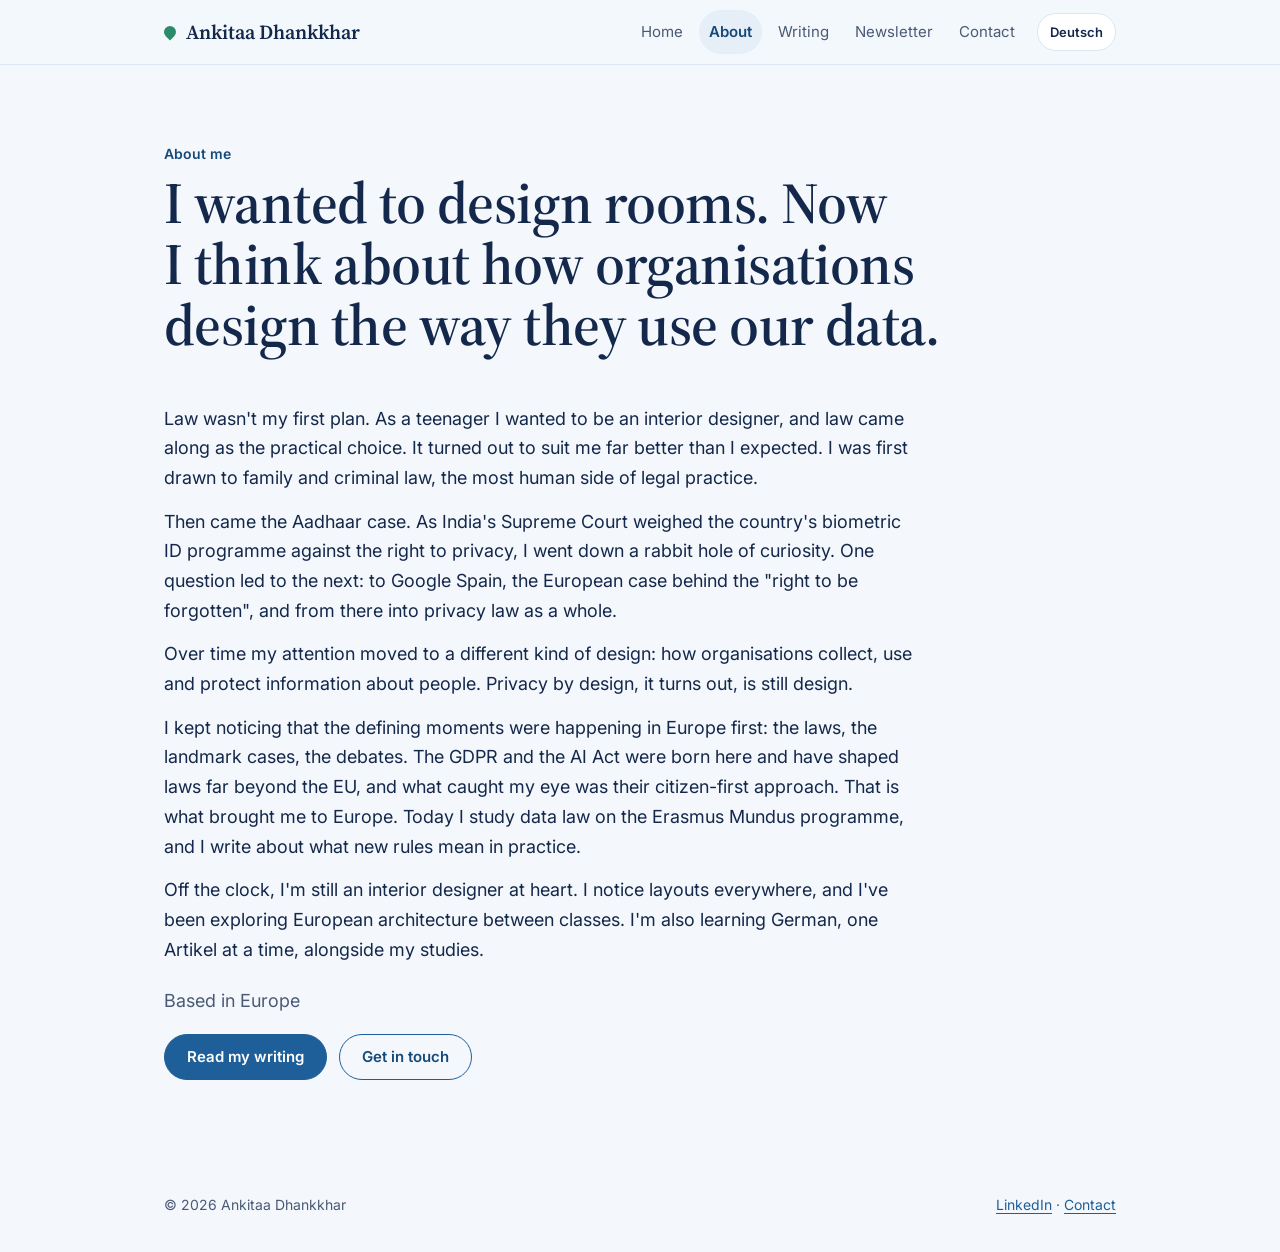
<file: about.html>
<!DOCTYPE html>
<html lang="en">
<head>
<meta charset="utf-8">
<meta name="viewport" content="width=device-width, initial-scale=1">
<title>About | Ankitaa Dhankkhar</title>
<meta name="description" content="From interior design to data protection: about Ankitaa Dhankkhar.">
<meta property="og:title" content="About | Ankitaa Dhankkhar">
<meta property="og:description" content="From interior design to data protection: about Ankitaa Dhankkhar.">
<link rel="icon" href="data:image/svg+xml,%3Csvg xmlns='http://www.w3.org/2000/svg' viewBox='0 0 32 32'%3E%3Cpath d='M16 3C9 3 4 9 4 16s5 13 12 13c0-8 4-14 12-17C25 6 21 3 16 3z' fill='%231F5F99'/%3E%3C/svg%3E">
<link rel="preconnect" href="https://fonts.googleapis.com">
<link rel="preconnect" href="https://fonts.gstatic.com" crossorigin>
<link href="https://fonts.googleapis.com/css2?family=Source+Serif+4:opsz,wght@8..60,400;8..60,600&family=Inter:wght@400;500;600;700&display=swap" rel="stylesheet">
<link rel="stylesheet" href="style.css">
</head>
<body>
<header class="top">
  <div class="wrap bar">
    <a class="brand" href="index.html"><span class="dot" aria-hidden="true"></span>Ankitaa Dhankkhar</a>
    <nav aria-label="Main"><a href="index.html" data-de="Start">Home</a><a href="about.html" data-de="Über mich">About</a><a href="writing.html" data-de="Artikel">Writing</a><a href="newsletter.html" data-de="Newsletter">Newsletter</a><a href="contact.html" data-de="Kontakt">Contact</a><button class="lang" id="lang" type="button">Deutsch</button></nav>
  </div>
</header>
<main>

<section class="hero" style="padding-bottom:20px">
  <div class="wrap" style="display:block">
    <div class="kicker" data-de="Über mich">About me</div>
    <h1 data-de="Ich wollte Räume gestalten. Heute denke ich darüber nach, wie Organisationen den Umgang mit unseren Daten gestalten.">I wanted to design rooms. Now I think about how organisations design the way they use our data.</h1>
  </div>
</section>
<section class="sec" style="padding-top:10px">
  <div class="wrap">
    <div class="prose">
      <p data-de="Jura war nicht mein erster Plan. Als Jugendliche wollte ich Innenarchitektin werden, und das Jurastudium war die vernünftige Wahl. Es hat mir viel besser gefallen als erwartet. Zuerst haben mich Familien- und Strafrecht angezogen, die menschlichste Seite der juristischen Praxis.">Law wasn't my first plan. As a teenager I wanted to be an interior designer, and law came along as the practical choice. It turned out to suit me far better than I expected. I was first drawn to family and criminal law, the most human side of legal practice.</p>
      <p data-de="Dann kam der Aadhaar-Fall. Als Indiens Oberster Gerichtshof das biometrische Ausweisprogramm des Landes gegen das Recht auf Privatsphäre abwog, packte mich die Neugier. Eine Frage führte zur nächsten: zu Google Spain, dem europäischen Fall hinter dem „Recht auf Vergessenwerden“, und von dort zum Datenschutzrecht insgesamt.">Then came the Aadhaar case. As India's Supreme Court weighed the country's biometric ID programme against the right to privacy, I went down a rabbit hole of curiosity. One question led to the next: to Google Spain, the European case behind the "right to be forgotten", and from there into privacy law as a whole.</p>
      <p data-de="Mit der Zeit verlagerte sich mein Interesse auf eine andere Art von Gestaltung: wie Organisationen Informationen über Menschen erheben, nutzen und schützen. Privacy by Design ist eben auch Design.">Over time my attention moved to a different kind of design: how organisations collect, use and protect information about people. Privacy by design, it turns out, is still design.</p>
      <p data-de="Mir fiel immer wieder auf, dass die entscheidenden Entwicklungen zuerst in Europa stattfanden: die Gesetze, die wegweisenden Urteile, die Debatten. DSGVO und KI-Verordnung sind hier entstanden und prägen Gesetze weit über die EU hinaus, und mich beeindruckte ihr bürgerzentrierter Ansatz. Das hat mich nach Europa geführt. Heute studiere ich Datenrecht im Erasmus-Mundus-Programm und schreibe darüber, was neue Regeln in der Praxis bedeuten.">I kept noticing that the defining moments were happening in Europe first: the laws, the landmark cases, the debates. The GDPR and the AI Act were born here and have shaped laws far beyond the EU, and what caught my eye was their citizen-first approach. That is what brought me to Europe. Today I study data law on the Erasmus Mundus programme, and I write about what new rules mean in practice.</p>
      <p data-de="In meiner Freizeit bin ich im Herzen immer noch Innenarchitektin. Mir fallen überall Raumaufteilungen auf, und zwischen den Vorlesungen erkunde ich europäische Architektur. Außerdem lerne ich neben dem Studium Deutsch, Artikel für Artikel.">Off the clock, I'm still an interior designer at heart. I notice layouts everywhere, and I've been exploring European architecture between classes. I'm also learning German, one Artikel at a time, alongside my studies.</p>
      <p style="margin-top:22px;color:var(--soft)" data-de="Wohnhaft in Europa">Based in Europe</p>
      <div class="row" style="margin-top:18px"><a class="btn solid" href="writing.html" data-de="Meine Artikel lesen">Read my writing</a><a class="btn" href="contact.html" data-de="Kontakt aufnehmen">Get in touch</a></div>
    </div>
  </div>
</section>

</main>
<footer>
  <div class="wrap">
    <span>© 2026 Ankitaa Dhankkhar</span>
    <span><a href="https://www.linkedin.com/in/ankitaa-dhankkhar">LinkedIn</a> · <a href="contact.html" data-de="Kontakt">Contact</a></span>
  </div>
</footer>
<script src="site.js"></script>
</body>
</html>
</file>
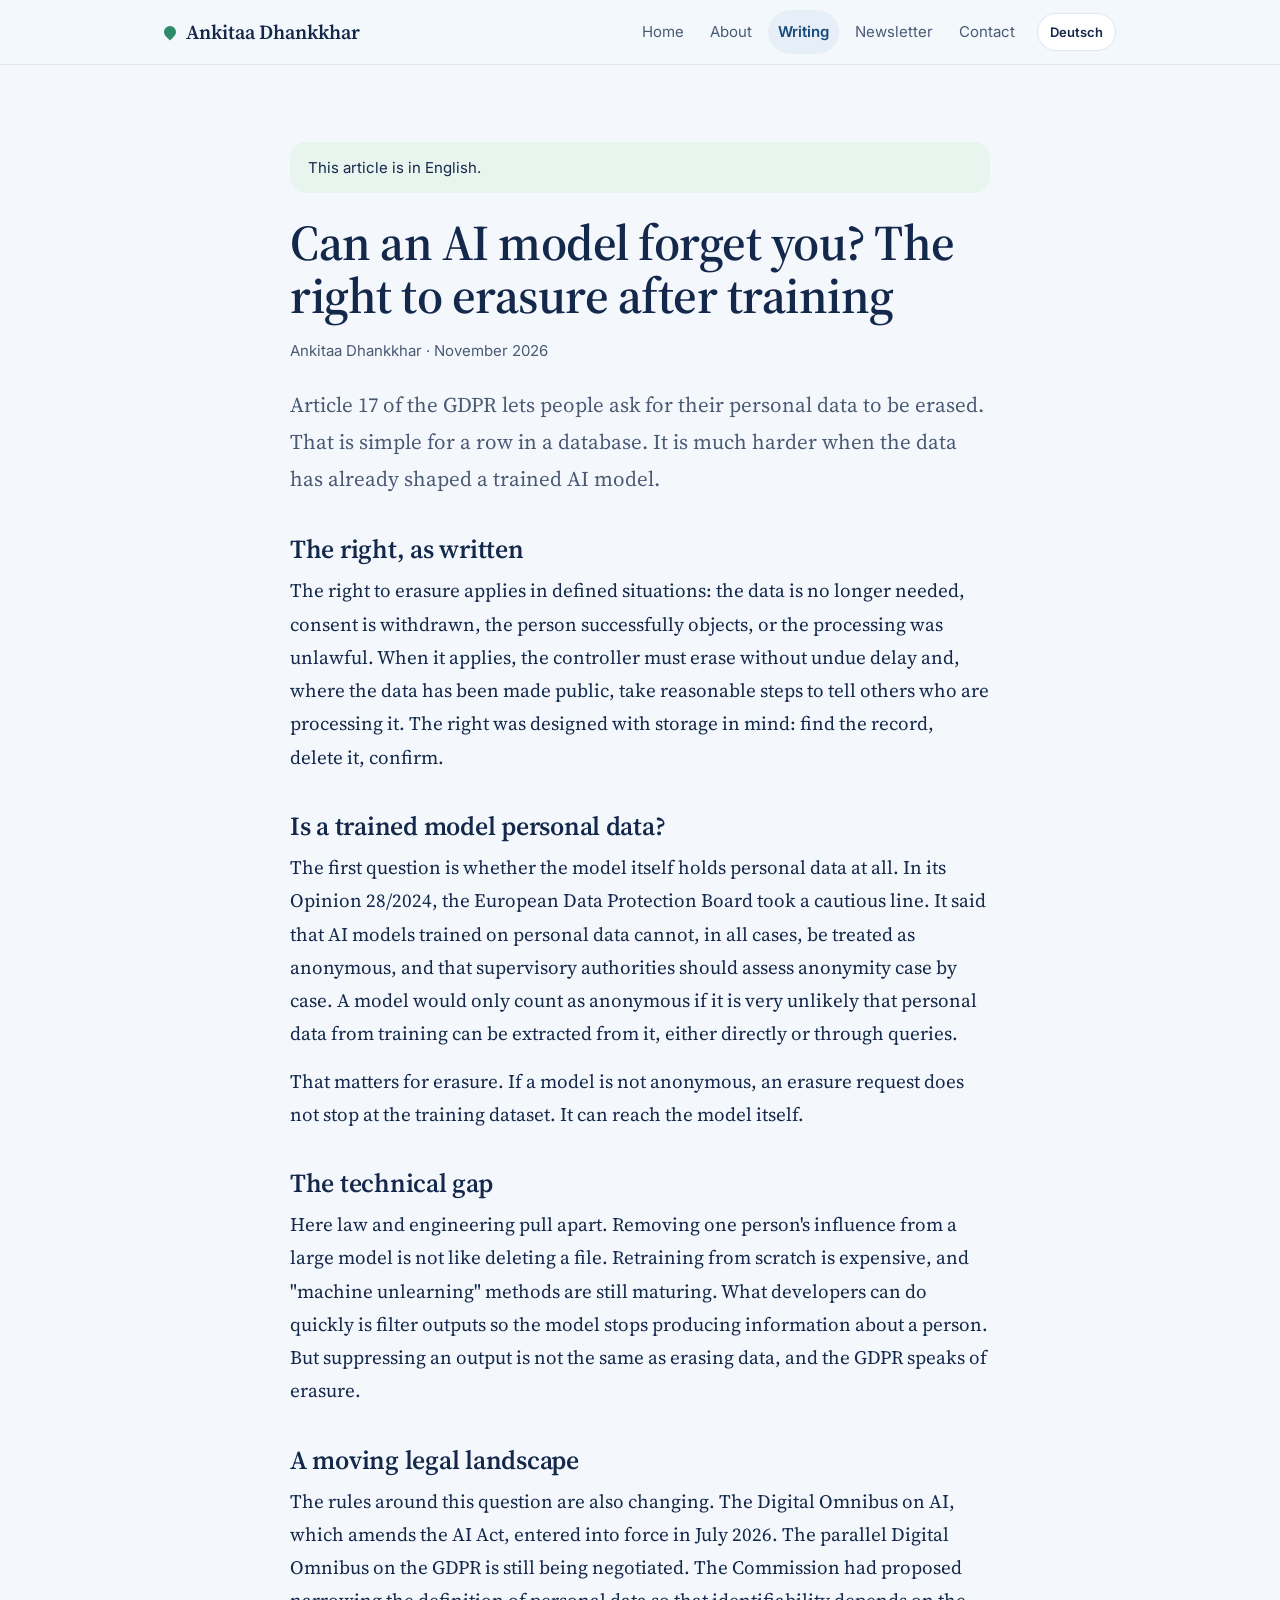
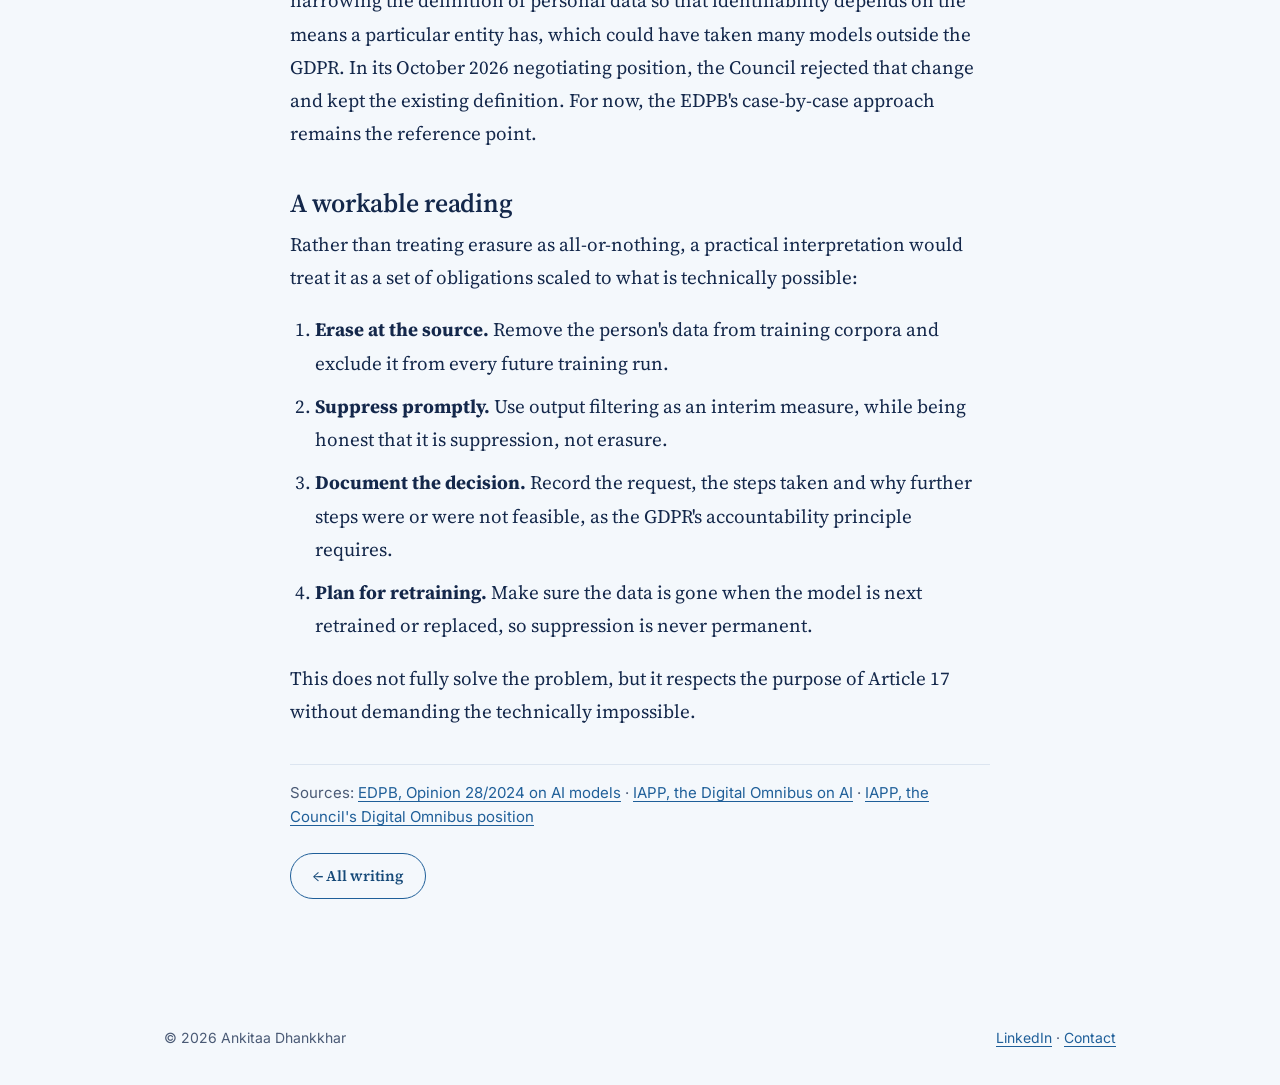
<file: article-erasure.html>
<!DOCTYPE html>
<html lang="en">
<head>
<meta charset="utf-8">
<meta name="viewport" content="width=device-width, initial-scale=1">
<title>Can an AI model forget you? | Ankitaa Dhankkhar</title>
<meta name="description" content="The right to erasure after AI training: what the law says and a workable answer.">
<meta property="og:title" content="Can an AI model forget you? | Ankitaa Dhankkhar">
<meta property="og:description" content="The right to erasure after AI training: what the law says and a workable answer.">
<link rel="icon" href="data:image/svg+xml,%3Csvg xmlns='http://www.w3.org/2000/svg' viewBox='0 0 32 32'%3E%3Cpath d='M16 3C9 3 4 9 4 16s5 13 12 13c0-8 4-14 12-17C25 6 21 3 16 3z' fill='%231F5F99'/%3E%3C/svg%3E">
<link rel="preconnect" href="https://fonts.googleapis.com">
<link rel="preconnect" href="https://fonts.gstatic.com" crossorigin>
<link href="https://fonts.googleapis.com/css2?family=Source+Serif+4:opsz,wght@8..60,400;8..60,600&family=Inter:wght@400;500;600;700&display=swap" rel="stylesheet">
<link rel="stylesheet" href="style.css">
</head>
<body>
<header class="top">
  <div class="wrap bar">
    <a class="brand" href="index.html"><span class="dot" aria-hidden="true"></span>Ankitaa Dhankkhar</a>
    <nav aria-label="Main"><a href="index.html" data-de="Start">Home</a><a href="about.html" data-de="Über mich">About</a><a href="writing.html" data-de="Artikel">Writing</a><a href="newsletter.html" data-de="Newsletter">Newsletter</a><a href="contact.html" data-de="Kontakt">Contact</a><button class="lang" id="lang" type="button">Deutsch</button></nav>
  </div>
</header>
<main>

<section class="sec">
  <div class="wrap">
    <article class="article">
      <p class="tip" data-de="Dieser Artikel ist nur auf Englisch verfügbar.">This article is in English.</p>
      <h1>Can an AI model forget you? The right to erasure after training</h1>
      <p class="by">Ankitaa Dhankkhar · November 2026</p>
      <p class="dek">Article 17 of the GDPR lets people ask for their personal data to be erased. That is simple for a row in a database. It is much harder when the data has already shaped a trained AI model.</p>

      <h2>The right, as written</h2>
      <p>The right to erasure applies in defined situations: the data is no longer needed, consent is withdrawn, the person successfully objects, or the processing was unlawful. When it applies, the controller must erase without undue delay and, where the data has been made public, take reasonable steps to tell others who are processing it. The right was designed with storage in mind: find the record, delete it, confirm.</p>

      <h2>Is a trained model personal data?</h2>
      <p>The first question is whether the model itself holds personal data at all. In its Opinion 28/2024, the European Data Protection Board took a cautious line. It said that AI models trained on personal data cannot, in all cases, be treated as anonymous, and that supervisory authorities should assess anonymity case by case. A model would only count as anonymous if it is very unlikely that personal data from training can be extracted from it, either directly or through queries.</p>
      <p>That matters for erasure. If a model is not anonymous, an erasure request does not stop at the training dataset. It can reach the model itself.</p>

      <h2>The technical gap</h2>
      <p>Here law and engineering pull apart. Removing one person's influence from a large model is not like deleting a file. Retraining from scratch is expensive, and "machine unlearning" methods are still maturing. What developers can do quickly is filter outputs so the model stops producing information about a person. But suppressing an output is not the same as erasing data, and the GDPR speaks of erasure.</p>

      <h2>A moving legal landscape</h2>
      <p>The rules around this question are also changing. The Digital Omnibus on AI, which amends the AI Act, entered into force in July 2026. The parallel Digital Omnibus on the GDPR is still being negotiated. The Commission had proposed narrowing the definition of personal data so that identifiability depends on the means a particular entity has, which could have taken many models outside the GDPR. In its October 2026 negotiating position, the Council rejected that change and kept the existing definition. For now, the EDPB's case-by-case approach remains the reference point.</p>

      <h2>A workable reading</h2>
      <p>Rather than treating erasure as all-or-nothing, a practical interpretation would treat it as a set of obligations scaled to what is technically possible:</p>
      <ol>
        <li><strong>Erase at the source.</strong> Remove the person's data from training corpora and exclude it from every future training run.</li>
        <li><strong>Suppress promptly.</strong> Use output filtering as an interim measure, while being honest that it is suppression, not erasure.</li>
        <li><strong>Document the decision.</strong> Record the request, the steps taken and why further steps were or were not feasible, as the GDPR's accountability principle requires.</li>
        <li><strong>Plan for retraining.</strong> Make sure the data is gone when the model is next retrained or replaced, so suppression is never permanent.</li>
      </ol>
      <p>This does not fully solve the problem, but it respects the purpose of Article 17 without demanding the technically impossible.</p>

      <p class="src">Sources: <a href="https://www.edpb.europa.eu/news/edpb-opinion-on-ai-models-gdpr-principles-support-responsible-ai_en">EDPB, Opinion 28/2024 on AI models</a> · <a href="https://iapp.org/news/a/rewriting-the-rules-of-ai-targeted-eu-ai-act-amendments-in-the-digital-omnibus-on-ai">IAPP, the Digital Omnibus on AI</a> · <a href="https://iapp.org/news/a/eu-member-states-finalize-digital-omnibus-negotiating-stance">IAPP, the Council's Digital Omnibus position</a></p>
      <p style="margin-top:24px"><a class="btn" href="writing.html" data-de="← Alle Artikel">← All writing</a></p>
    </article>
  </div>
</section>

</main>
<footer>
  <div class="wrap">
    <span>© 2026 Ankitaa Dhankkhar</span>
    <span><a href="https://www.linkedin.com/in/ankitaa-dhankkhar">LinkedIn</a> · <a href="contact.html" data-de="Kontakt">Contact</a></span>
  </div>
</footer>
<script src="site.js"></script>
</body>
</html>
</file>
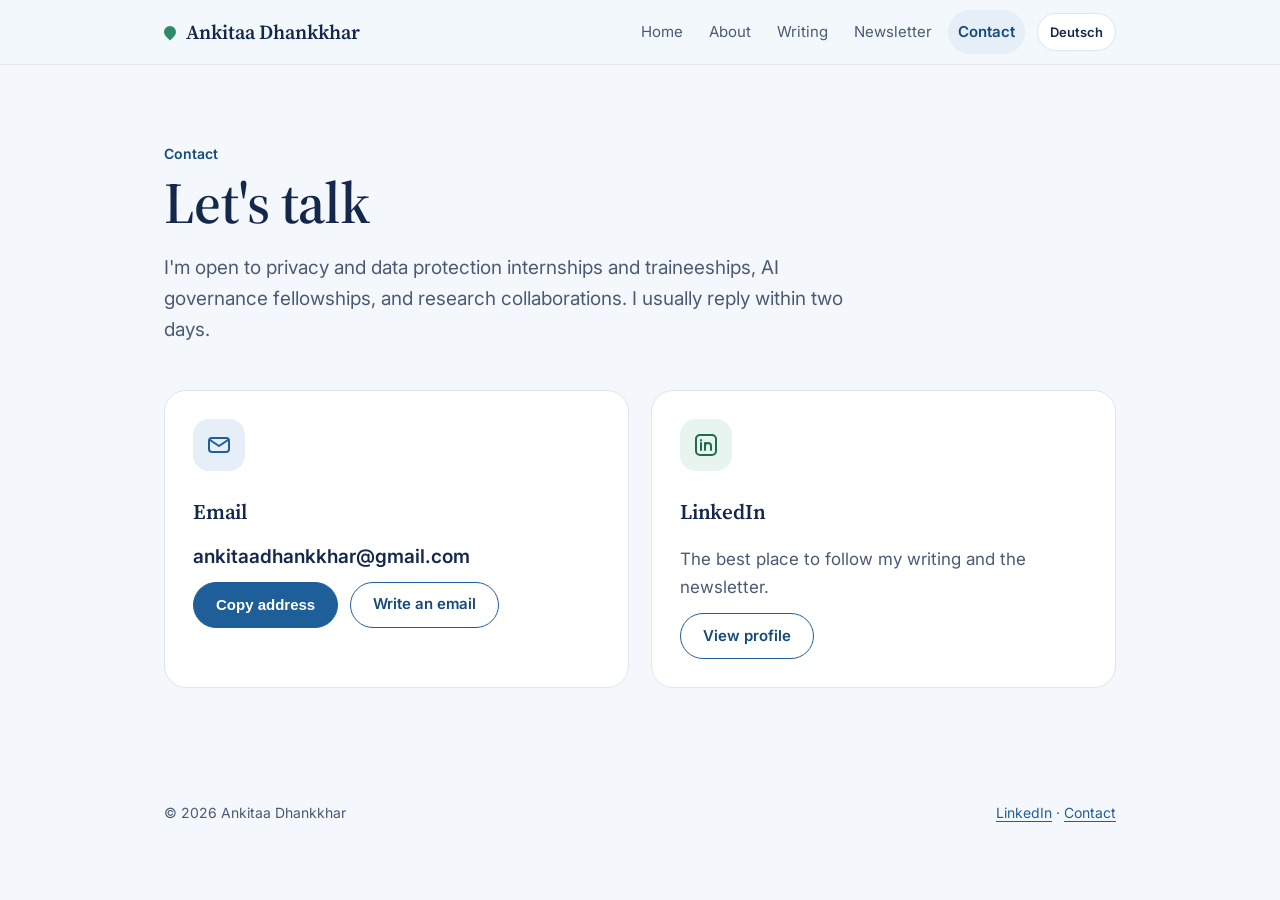
<file: contact.html>
<!DOCTYPE html>
<html lang="en">
<head>
<meta charset="utf-8">
<meta name="viewport" content="width=device-width, initial-scale=1">
<title>Contact | Ankitaa Dhankkhar</title>
<meta name="description" content="Get in touch with Ankitaa Dhankkhar.">
<meta property="og:title" content="Contact | Ankitaa Dhankkhar">
<meta property="og:description" content="Get in touch with Ankitaa Dhankkhar.">
<link rel="icon" href="data:image/svg+xml,%3Csvg xmlns='http://www.w3.org/2000/svg' viewBox='0 0 32 32'%3E%3Cpath d='M16 3C9 3 4 9 4 16s5 13 12 13c0-8 4-14 12-17C25 6 21 3 16 3z' fill='%231F5F99'/%3E%3C/svg%3E">
<link rel="preconnect" href="https://fonts.googleapis.com">
<link rel="preconnect" href="https://fonts.gstatic.com" crossorigin>
<link href="https://fonts.googleapis.com/css2?family=Source+Serif+4:opsz,wght@8..60,400;8..60,600&family=Inter:wght@400;500;600;700&display=swap" rel="stylesheet">
<link rel="stylesheet" href="style.css">
</head>
<body>
<header class="top">
  <div class="wrap bar">
    <a class="brand" href="index.html"><span class="dot" aria-hidden="true"></span>Ankitaa Dhankkhar</a>
    <nav aria-label="Main"><a href="index.html" data-de="Start">Home</a><a href="about.html" data-de="Über mich">About</a><a href="writing.html" data-de="Artikel">Writing</a><a href="newsletter.html" data-de="Newsletter">Newsletter</a><a href="contact.html" data-de="Kontakt">Contact</a><button class="lang" id="lang" type="button">Deutsch</button></nav>
  </div>
</header>
<main>

<section class="hero" style="padding-bottom:20px">
  <div class="wrap" style="display:block">
    <div class="kicker" data-de="Kontakt">Contact</div>
    <h1 data-de="Lassen Sie uns sprechen">Let's talk</h1>
    <p class="lead" data-de="Ich interessiere mich für Praktika und Traineeprogramme im Datenschutz, Fellowships zur KI-Governance und Forschungskooperationen. Ich antworte in der Regel innerhalb von zwei Tagen.">I'm open to privacy and data protection internships and traineeships, AI governance fellowships, and research collaborations. I usually reply within two days.</p>
  </div>
</section>
<section class="sec" style="padding-top:10px">
  <div class="wrap contact">
    <div class="card">
      <div class="icon g"><svg viewBox="0 0 28 28" fill="none" stroke="#1F5F99" stroke-width="2" stroke-linecap="round" stroke-linejoin="round"><rect x="4" y="7" width="20" height="14" rx="3"/><path d="m5 9 9 6 9-6"/></svg></div>
      <h3 data-de="E-Mail">Email</h3>
      <span class="mail">ankitaadhankkhar@gmail.com</span>
      <div class="row"><button class="btn solid" id="copy" type="button" data-de="Adresse kopieren">Copy address</button><a class="btn" href="mailto:ankitaadhankkhar@gmail.com" data-de="E-Mail schreiben">Write an email</a></div>
    </div>
    <div class="card">
      <div class="icon b"><svg viewBox="0 0 28 28" fill="none" stroke="#1E6B50" stroke-width="2" stroke-linecap="round"><rect x="4" y="4" width="20" height="20" rx="4"/><path d="M9 12v7M9 9v.5M13 19v-7M13 15c0-2 1.5-3 3-3s3 1 3 3v4"/></svg></div>
      <h3>LinkedIn</h3>
      <p data-de="Der beste Ort, um meinen Artikeln und dem Newsletter zu folgen.">The best place to follow my writing and the newsletter.</p>
      <div class="row"><a class="btn" href="https://www.linkedin.com/in/ankitaa-dhankkhar" data-de="Profil ansehen">View profile</a></div>
    </div>
  </div>
</section>

</main>
<footer>
  <div class="wrap">
    <span>© 2026 Ankitaa Dhankkhar</span>
    <span><a href="https://www.linkedin.com/in/ankitaa-dhankkhar">LinkedIn</a> · <a href="contact.html" data-de="Kontakt">Contact</a></span>
  </div>
</footer>
<script src="site.js"></script>
</body>
</html>
</file>
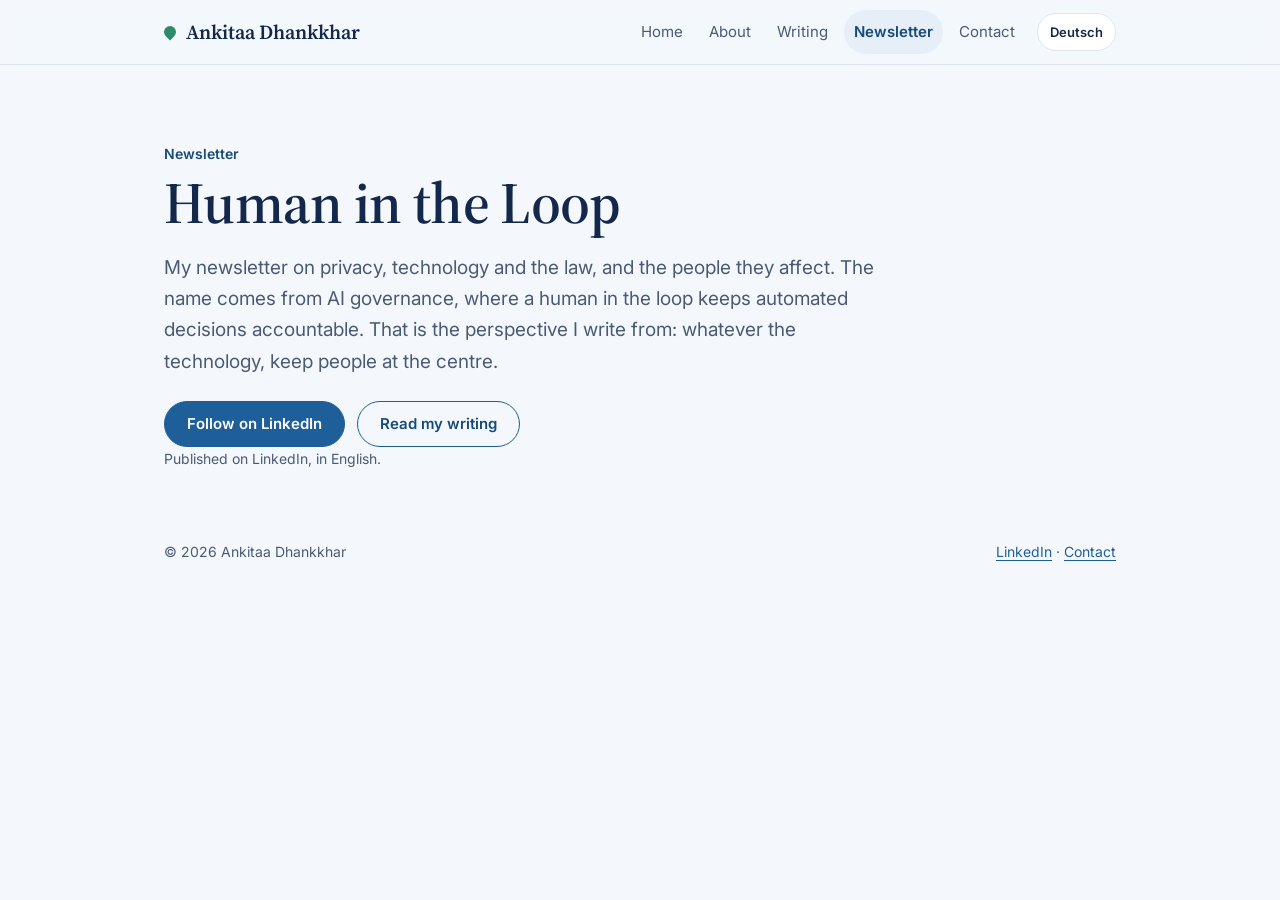
<file: newsletter.html>
<!DOCTYPE html>
<html lang="en">
<head>
<meta charset="utf-8">
<meta name="viewport" content="width=device-width, initial-scale=1">
<title>Human in the Loop newsletter | Ankitaa Dhankkhar</title>
<meta name="description" content="A newsletter on privacy, technology and the law, and the people they affect.">
<meta property="og:title" content="Human in the Loop newsletter | Ankitaa Dhankkhar">
<meta property="og:description" content="A newsletter on privacy, technology and the law, and the people they affect.">
<link rel="icon" href="data:image/svg+xml,%3Csvg xmlns='http://www.w3.org/2000/svg' viewBox='0 0 32 32'%3E%3Cpath d='M16 3C9 3 4 9 4 16s5 13 12 13c0-8 4-14 12-17C25 6 21 3 16 3z' fill='%231F5F99'/%3E%3C/svg%3E">
<link rel="preconnect" href="https://fonts.googleapis.com">
<link rel="preconnect" href="https://fonts.gstatic.com" crossorigin>
<link href="https://fonts.googleapis.com/css2?family=Source+Serif+4:opsz,wght@8..60,400;8..60,600&family=Inter:wght@400;500;600;700&display=swap" rel="stylesheet">
<link rel="stylesheet" href="style.css">
</head>
<body>
<header class="top">
  <div class="wrap bar">
    <a class="brand" href="index.html"><span class="dot" aria-hidden="true"></span>Ankitaa Dhankkhar</a>
    <nav aria-label="Main"><a href="index.html" data-de="Start">Home</a><a href="about.html" data-de="Über mich">About</a><a href="writing.html" data-de="Artikel">Writing</a><a href="newsletter.html" data-de="Newsletter">Newsletter</a><a href="contact.html" data-de="Kontakt">Contact</a><button class="lang" id="lang" type="button">Deutsch</button></nav>
  </div>
</header>
<main>

<section class="hero" style="padding-bottom:20px">
  <div class="wrap" style="display:block">
    <div class="kicker" data-de="Newsletter">Newsletter</div>
    <h1 data-de="Human in the Loop">Human in the Loop</h1>
    <p class="lead" data-de="Mein Newsletter über Datenschutz, Technologie und Recht und die Menschen, die davon betroffen sind. Der Name stammt aus der KI-Governance, wo ein Mensch im Entscheidungsprozess automatisierte Entscheidungen kontrollierbar macht. Aus dieser Perspektive schreibe ich: Ganz gleich, um welche Technologie es geht, der Mensch steht im Mittelpunkt.">My newsletter on privacy, technology and the law, and the people they affect. The name comes from AI governance, where a human in the loop keeps automated decisions accountable. That is the perspective I write from: whatever the technology, keep people at the centre.</p>
    <div class="row" style="margin-top:24px"><a class="btn solid" href="https://www.linkedin.com/in/ankitaa-dhankkhar" data-de="Auf LinkedIn folgen">Follow on LinkedIn</a><a class="btn" href="writing.html" data-de="Artikel lesen">Read my writing</a></div>
    <p class="note" data-de="Erscheint auf LinkedIn, auf Englisch.">Published on LinkedIn, in English.</p>
  </div>
</section>

</main>
<footer>
  <div class="wrap">
    <span>© 2026 Ankitaa Dhankkhar</span>
    <span><a href="https://www.linkedin.com/in/ankitaa-dhankkhar">LinkedIn</a> · <a href="contact.html" data-de="Kontakt">Contact</a></span>
  </div>
</footer>
<script src="site.js"></script>
</body>
</html>
</file>
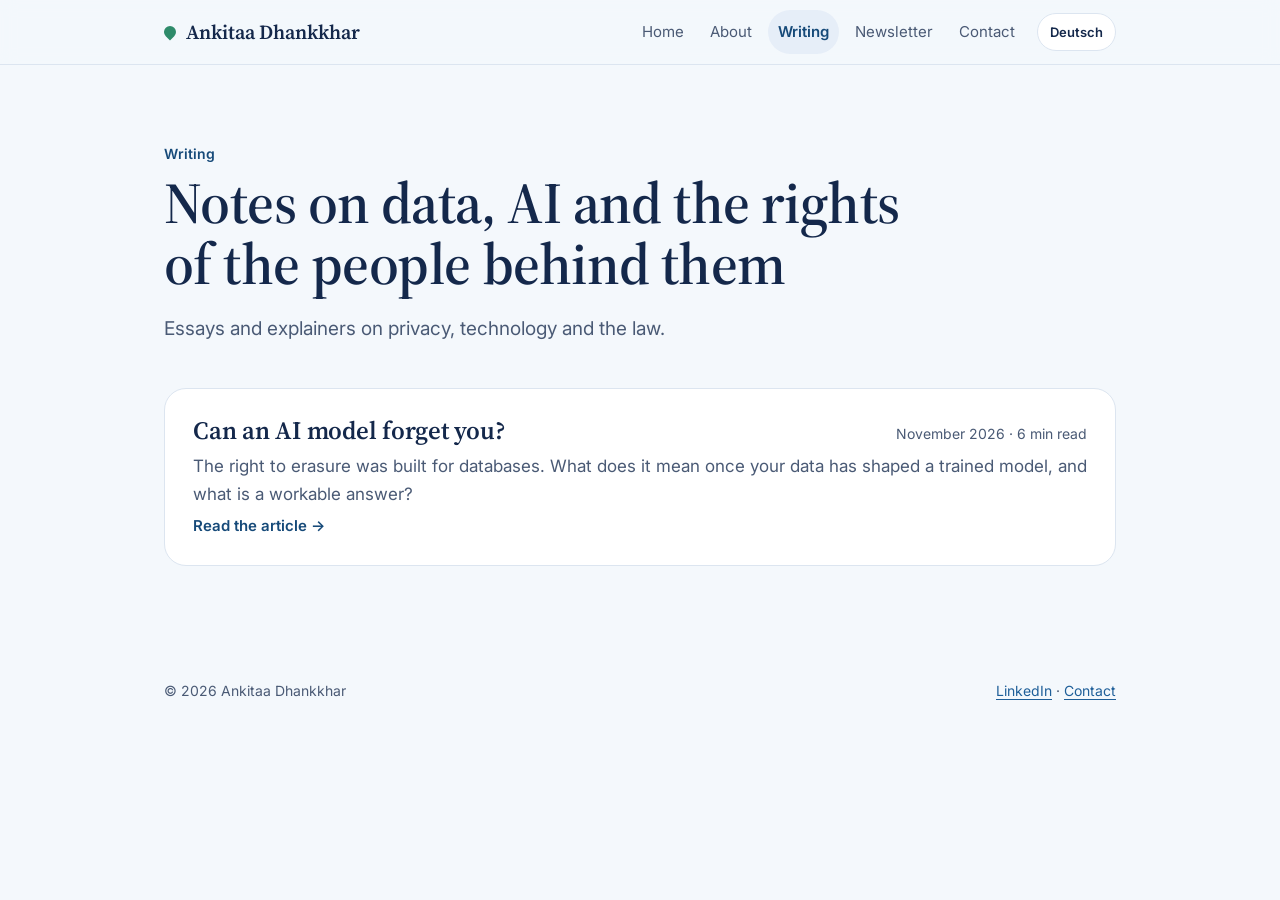
<file: writing.html>
<!DOCTYPE html>
<html lang="en">
<head>
<meta charset="utf-8">
<meta name="viewport" content="width=device-width, initial-scale=1">
<title>Writing | Ankitaa Dhankkhar</title>
<meta name="description" content="Articles on data protection, AI governance and the GDPR.">
<meta property="og:title" content="Writing | Ankitaa Dhankkhar">
<meta property="og:description" content="Articles on data protection, AI governance and the GDPR.">
<link rel="icon" href="data:image/svg+xml,%3Csvg xmlns='http://www.w3.org/2000/svg' viewBox='0 0 32 32'%3E%3Cpath d='M16 3C9 3 4 9 4 16s5 13 12 13c0-8 4-14 12-17C25 6 21 3 16 3z' fill='%231F5F99'/%3E%3C/svg%3E">
<link rel="preconnect" href="https://fonts.googleapis.com">
<link rel="preconnect" href="https://fonts.gstatic.com" crossorigin>
<link href="https://fonts.googleapis.com/css2?family=Source+Serif+4:opsz,wght@8..60,400;8..60,600&family=Inter:wght@400;500;600;700&display=swap" rel="stylesheet">
<link rel="stylesheet" href="style.css">
</head>
<body>
<header class="top">
  <div class="wrap bar">
    <a class="brand" href="index.html"><span class="dot" aria-hidden="true"></span>Ankitaa Dhankkhar</a>
    <nav aria-label="Main"><a href="index.html" data-de="Start">Home</a><a href="about.html" data-de="Über mich">About</a><a href="writing.html" data-de="Artikel">Writing</a><a href="newsletter.html" data-de="Newsletter">Newsletter</a><a href="contact.html" data-de="Kontakt">Contact</a><button class="lang" id="lang" type="button">Deutsch</button></nav>
  </div>
</header>
<main>

<section class="hero" style="padding-bottom:20px">
  <div class="wrap" style="display:block">
    <div class="kicker" data-de="Artikel">Writing</div>
    <h1 data-de="Notizen zu Daten, KI und den Rechten der Menschen dahinter">Notes on data, AI and the rights of the people behind them</h1>
    <p class="lead" data-de="Essays und Erklärungen zu Datenschutz, Technologie und Recht.">Essays and explainers on privacy, technology and the law.</p>
  </div>
</section>
<section class="sec" style="padding-top:10px">
  <div class="wrap">
    <a class="post" href="article-erasure.html">
      <h3 data-de="Kann ein KI-Modell Sie vergessen? (Englisch)">Can an AI model forget you?</h3>
      <span class="meta" data-de="November 2026 · 6 Min.">November 2026 · 6 min read</span>
      <p data-de="Das Recht auf Löschung wurde für Datenbanken geschaffen. Was bedeutet es, wenn Ihre Daten bereits ein trainiertes Modell geprägt haben?">The right to erasure was built for databases. What does it mean once your data has shaped a trained model, and what is a workable answer?</p>
      <span class="go" data-de="Weiterlesen →">Read the article →</span>
    </a>
  </div>
</section>

</main>
<footer>
  <div class="wrap">
    <span>© 2026 Ankitaa Dhankkhar</span>
    <span><a href="https://www.linkedin.com/in/ankitaa-dhankkhar">LinkedIn</a> · <a href="contact.html" data-de="Kontakt">Contact</a></span>
  </div>
</footer>
<script src="site.js"></script>
</body>
</html>
</file>
<file: style.css>
/* VOICE  warm but formal; a lawyer who still thinks like a designer
   IDEA   a clean legal brief with a touch of life: blue-white ground, navy ink, a hint of green
   PICTURE the scales of justice (padlock vs AI chip) in blue with green accents
   COLOUR ground #F4F8FC, ink #14284B, blue #1F5F99, soft green #CDE7DC, green #2E8B6A
   TYPE   Source Serif 4 for headings, Inter for text
   LAYOUT multi-page; each page opens with a short serif title band, content in 1080px */
:root{--bg:#F4F8FC;--paper:#FFFFFF;--ink:#14284B;--soft:#4A5A75;--line:#DCE5F0;--leaf:#1F5F99;--leaf-d:#164A79;--sky:#CDE7DC;--sky-d:#1F5F99;--mint:#E6EEF8;--skyw:#E8F4EE;--green:#2E8B6A}
*{box-sizing:border-box;min-width:0}
html{scroll-behavior:smooth}
@media (prefers-reduced-motion:reduce){html{scroll-behavior:auto}*{animation:none!important;transition:none!important}}
body{margin:0;background:var(--bg);color:var(--ink);font:17px/1.65 Inter,system-ui,-apple-system,"Segoe UI",sans-serif;overflow-x:clip}
img{max-width:100%;display:block}
a{color:var(--sky-d);text-underline-offset:3px;text-decoration-thickness:1px}
a:hover{color:var(--leaf-d)}
a:focus-visible,button:focus-visible{outline:2px solid var(--sky-d);outline-offset:3px;border-radius:4px}
.wrap{max-width:1080px;margin:0 auto;padding-inline:max(5vw,18px)}
h1,h2,h3{font-family:"Source Serif 4",Georgia,serif;font-weight:600;letter-spacing:-.01em;color:var(--ink);text-wrap:balance}
h1{font-size:clamp(36px,5.2vw,58px);line-height:1.05;margin:0 0 18px}
h2{font-size:clamp(27px,3.2vw,36px);line-height:1.12;margin:0 0 16px}
h3{font-size:21px;line-height:1.25;margin:0 0 8px}
p{margin:0 0 14px}
.lead{font-size:19px;color:var(--soft);max-width:60ch}

/* header */
.top{position:sticky;top:0;z-index:10;background:rgba(244,248,252,.92);backdrop-filter:saturate(1.2) blur(8px);border-bottom:1px solid var(--line)}
.bar{display:flex;flex-wrap:wrap;align-items:center;justify-content:space-between;gap:6px 20px;min-height:64px}
.brand{font:600 20px/1 "Source Serif 4",Georgia,serif;color:var(--ink);text-decoration:none;display:flex;align-items:center;gap:10px}
.brand .dot{width:12px;height:12px;border-radius:50% 50% 50% 0;background:var(--green);transform:rotate(-45deg)}
nav{display:flex;flex-wrap:wrap;align-items:center;gap:2px 6px}
nav a{color:var(--soft);text-decoration:none;font-size:15px;padding:10px 10px;border-radius:999px}
nav a:hover{color:var(--ink);background:var(--mint)}
nav a[aria-current=page]{color:var(--leaf-d);background:var(--mint);font-weight:600}
.lang{margin-left:6px;border:1px solid var(--line);background:var(--paper);color:var(--ink);font:600 13px Inter,sans-serif;border-radius:999px;padding:8px 12px;min-height:38px;cursor:pointer}
.lang:hover{border-color:var(--leaf)}

/* buttons */
.btn{display:inline-flex;align-items:center;gap:8px;min-height:46px;padding:0 22px;border-radius:999px;font-weight:600;font-size:15px;text-decoration:none;border:1.5px solid var(--leaf);color:var(--leaf-d);background:transparent;cursor:pointer;transition:transform .15s,background .15s}
.btn:hover{transform:translateY(-1px);background:var(--mint);color:var(--leaf-d)}
.btn.solid{background:var(--leaf);color:#fff}
.btn.solid:hover{background:var(--leaf-d);color:#fff}
.row{display:flex;flex-wrap:wrap;gap:12px}

/* hero */
.hero{padding:clamp(40px,6vw,84px) 0 clamp(36px,5vw,64px);position:relative;overflow:hidden}
.hero .wrap{display:grid;grid-template-columns:minmax(0,1.25fr) minmax(0,1fr);gap:clamp(28px,5vw,64px);align-items:center}
.hello{display:inline-flex;align-items:center;gap:8px;background:var(--skyw);color:#1E6B50;font-weight:600;font-size:14px;padding:6px 14px;border-radius:999px;margin-bottom:18px}
.hello::before{content:"";width:8px;height:8px;border-radius:50%;background:var(--green)}
.portrait{position:relative;justify-self:center;width:min(360px,80vw);aspect-ratio:1}
.portrait .blob{position:absolute;inset:0;border-radius:46% 54% 52% 48% / 52% 44% 56% 48%;background:#BFD6EE;transform:rotate(-8deg)}
.portrait .blob2{position:absolute;inset:6% -4% -4% 10%;border-radius:55% 45% 48% 52% / 46% 56% 44% 54%;background:var(--sky)}
.portrait .ph{position:absolute;inset:8%;border-radius:50%;overflow:hidden;background:var(--leaf);border:6px solid var(--paper);box-shadow:0 18px 40px -20px rgba(20,40,75,.45);display:flex;align-items:center;justify-content:center;color:#fff;font:600 64px "Source Serif 4",Georgia,serif}
.portrait .ph img{position:absolute;inset:0;width:100%;height:100%;object-fit:cover}
.leaf{position:absolute;width:38px;height:38px;border-radius:0 60% 0 60%;background:var(--green);opacity:.85}
.portrait .l1{top:4%;right:2%;transform:rotate(18deg)}
.portrait .l2{bottom:6%;left:-2%;width:28px;height:28px;background:var(--sky-d);opacity:.75;transform:rotate(-30deg)}

/* sections */
.sec{padding:clamp(40px,6vw,80px) 0}
.sec.alt{background:var(--paper);border-block:1px solid var(--line)}
.kicker{font-weight:600;font-size:14px;color:var(--leaf-d);margin-bottom:8px}
.grid2{display:grid;grid-template-columns:repeat(2,minmax(0,1fr));gap:22px}
.card{background:var(--paper);border:1px solid var(--line);border-radius:22px;padding:28px;position:relative;transition:transform .2s,box-shadow .2s}
.card:hover{transform:translateY(-3px);box-shadow:0 18px 40px -28px rgba(20,40,75,.45)}
.card p{color:var(--soft);margin:0}
.icon{width:52px;height:52px;border-radius:16px;display:flex;align-items:center;justify-content:center;margin-bottom:16px}
.icon.g{background:var(--mint)}.icon.b{background:var(--skyw)}
.icon svg{width:28px;height:28px}

/* scales band */
.scales{background:var(--paper);border-block:1px solid var(--line);padding:clamp(28px,4vw,48px) 0}
.scales .wrap{display:grid;grid-template-columns:minmax(0,1fr) minmax(0,1.3fr);gap:32px;align-items:center}
.scales svg{width:100%;height:auto;max-height:300px}
#beam{transform-origin:300px 70px;animation:tip 7s ease-in-out infinite}
@keyframes tip{0%,100%{transform:rotate(-3deg)}50%{transform:rotate(3deg)}}

/* explainer */
.quiz{background:var(--ink);color:#F1F5FA;border-radius:24px;padding:clamp(22px,3vw,34px);min-height:280px;display:flex;flex-direction:column;justify-content:space-between;gap:18px}
.quiz .step{font-size:13px;color:#A9BFDB;margin-bottom:6px}
.quiz .q{font:600 23px/1.3 "Source Serif 4",Georgia,serif;margin:0 0 18px;color:#fff}
.quiz .opts{display:flex;flex-wrap:wrap;gap:10px}
.quiz .opt{min-height:46px;padding:0 24px;border-radius:999px;border:1.5px solid #9DD3BE;background:transparent;color:#fff;font:600 15px Inter,sans-serif;cursor:pointer}
.quiz .opt:hover{background:#9DD3BE;color:var(--ink)}
.quiz .res h3{color:#9DD3BE;font-size:23px}
.quiz .res p{color:#DDE6F2;margin:0}
.quiz .again{align-self:flex-start;background:transparent;border:1px solid #5d7393;color:#DDE6F2;border-radius:999px;padding:8px 16px;font:500 14px Inter,sans-serif;cursor:pointer;min-height:40px}
.note{font-size:14px;color:var(--soft)}

/* writing list */
.post{display:grid;grid-template-columns:minmax(0,1fr) auto;gap:6px 24px;align-items:baseline;padding:26px 28px;border-radius:22px;background:var(--paper);border:1px solid var(--line);text-decoration:none;color:var(--ink);transition:transform .2s,box-shadow .2s}
.post:hover{transform:translateY(-3px);box-shadow:0 18px 40px -28px rgba(20,40,75,.45);color:var(--ink)}
.post h3{font-size:25px;margin:0}
.post .meta{font-size:14px;color:var(--soft);white-space:nowrap}
.post p{grid-column:1/-1;margin:0;color:var(--soft)}
.post .go{grid-column:1/-1;color:var(--leaf-d);font-weight:600;font-size:15px}

/* article */
.article{max-width:70ch;margin:0 auto;font:19px/1.75 "Source Serif 4",Georgia,serif}
.article h1{font-size:clamp(34px,4.6vw,50px)}
.article h2{font-size:26px;margin:38px 0 10px}
.article .by{font:15px/1.4 Inter,sans-serif;color:var(--soft);margin-bottom:26px}
.article .dek{font-size:21px;color:var(--soft);margin-bottom:28px}
.article ol{padding-left:1.3em}.article li{margin-bottom:10px}
.article .src{font:15px/1.6 Inter,sans-serif;color:var(--soft);border-top:1px solid var(--line);padding-top:16px;margin-top:36px}
.article .src a{overflow-wrap:anywhere}
.tip{background:var(--skyw);border-radius:16px;padding:14px 18px;font:15px/1.55 Inter,sans-serif;color:var(--ink);margin-bottom:24px}

/* about */
.story{display:grid;grid-template-columns:minmax(0,1.4fr) minmax(0,1fr);gap:clamp(28px,5vw,60px);align-items:start}
.story p{font-size:18px}
.aside{background:var(--paper);border:1px solid var(--line);border-radius:22px;padding:26px}
.aside h3{font-size:19px}
.tl{list-style:none;margin:0;padding:0;position:relative}
.tl::before{content:"";position:absolute;left:9px;top:8px;bottom:8px;width:2px;background:var(--line)}
.tl li{position:relative;padding:0 0 22px 36px}
.tl li::before{content:"";position:absolute;left:2px;top:7px;width:16px;height:16px;border-radius:50%;background:var(--paper);border:3px solid var(--leaf)}
.tl li.now::before{background:var(--leaf);box-shadow:0 0 0 5px var(--mint)}
.tl h3{font-size:19px;margin:0 0 2px}
.tl p{margin:0;color:var(--soft);font-size:16px}
.chips{display:flex;flex-wrap:wrap;gap:8px;margin-top:6px}
.chip{background:var(--mint);color:var(--leaf-d);font-size:14px;font-weight:500;padding:6px 12px;border-radius:999px}
.chip.b{background:var(--skyw);color:#1E6B50}
.certs{list-style:none;margin:0;padding:0;display:grid;gap:10px}
.certs li{display:flex;gap:12px;align-items:flex-start;padding:12px 0;border-bottom:1px solid var(--line)}
.certs li:last-child{border-bottom:0}
.certs .mk{flex:none;width:22px;height:22px;border-radius:50%;background:var(--mint);color:var(--leaf-d);font-size:13px;display:flex;align-items:center;justify-content:center;font-weight:700;margin-top:2px}

/* newsletter */
.nl{display:grid;grid-template-columns:minmax(0,1fr) minmax(0,1fr);gap:clamp(24px,4vw,56px);align-items:start}
.issue{background:var(--paper);border:1px solid var(--line);border-left:4px solid var(--leaf);border-radius:0 16px 16px 0;padding:16px 20px;margin-bottom:12px}
.issue span{display:block;font-size:13px;color:var(--soft);margin-bottom:2px}
.issue b{font:600 19px/1.35 "Source Serif 4",Georgia,serif}
.recipe{counter-reset:s;list-style:none;padding:0;margin:0}
.recipe li{counter-increment:s;position:relative;padding:0 0 16px 48px}
.recipe li::before{content:counter(s);position:absolute;left:0;top:0;width:32px;height:32px;border-radius:50%;background:var(--sky);color:var(--ink);font-weight:700;display:flex;align-items:center;justify-content:center;font-size:15px}

/* contact */
.contact{display:grid;grid-template-columns:repeat(2,minmax(0,1fr));gap:22px}
.contact .card{display:flex;flex-direction:column;gap:12px}
.mail{font:600 19px/1.3 Inter,sans-serif;color:var(--ink);overflow-wrap:anywhere}

/* closing band */
.cta{background:var(--leaf);color:#fff;border-radius:28px;padding:clamp(28px,4vw,48px);display:grid;grid-template-columns:minmax(0,1fr) auto;gap:20px;align-items:center}
.cta h2{color:#fff;margin:0 0 6px}
.cta p{margin:0;color:#E6EEF8}
.cta .btn{border-color:#fff;color:#fff}
.cta .btn.solid{background:#fff;color:var(--leaf-d)}

footer{padding:36px 0;color:var(--soft);font-size:14px}
footer .wrap{display:flex;flex-wrap:wrap;justify-content:space-between;gap:10px}

@media (max-width:860px){
  .hero .wrap,.scales .wrap,.story,.nl{grid-template-columns:minmax(0,1fr)}
  .portrait{width:min(280px,70vw);order:-1}
}
@media (max-width:640px){
  .grid2,.contact,.cta{grid-template-columns:minmax(0,1fr)}
  nav a{padding:8px 8px;font-size:14px}
  .post{grid-template-columns:minmax(0,1fr)}
  .article{font-size:18px}
}
.prose{max-width:68ch}
.prose p{font-size:18px}
</file>
